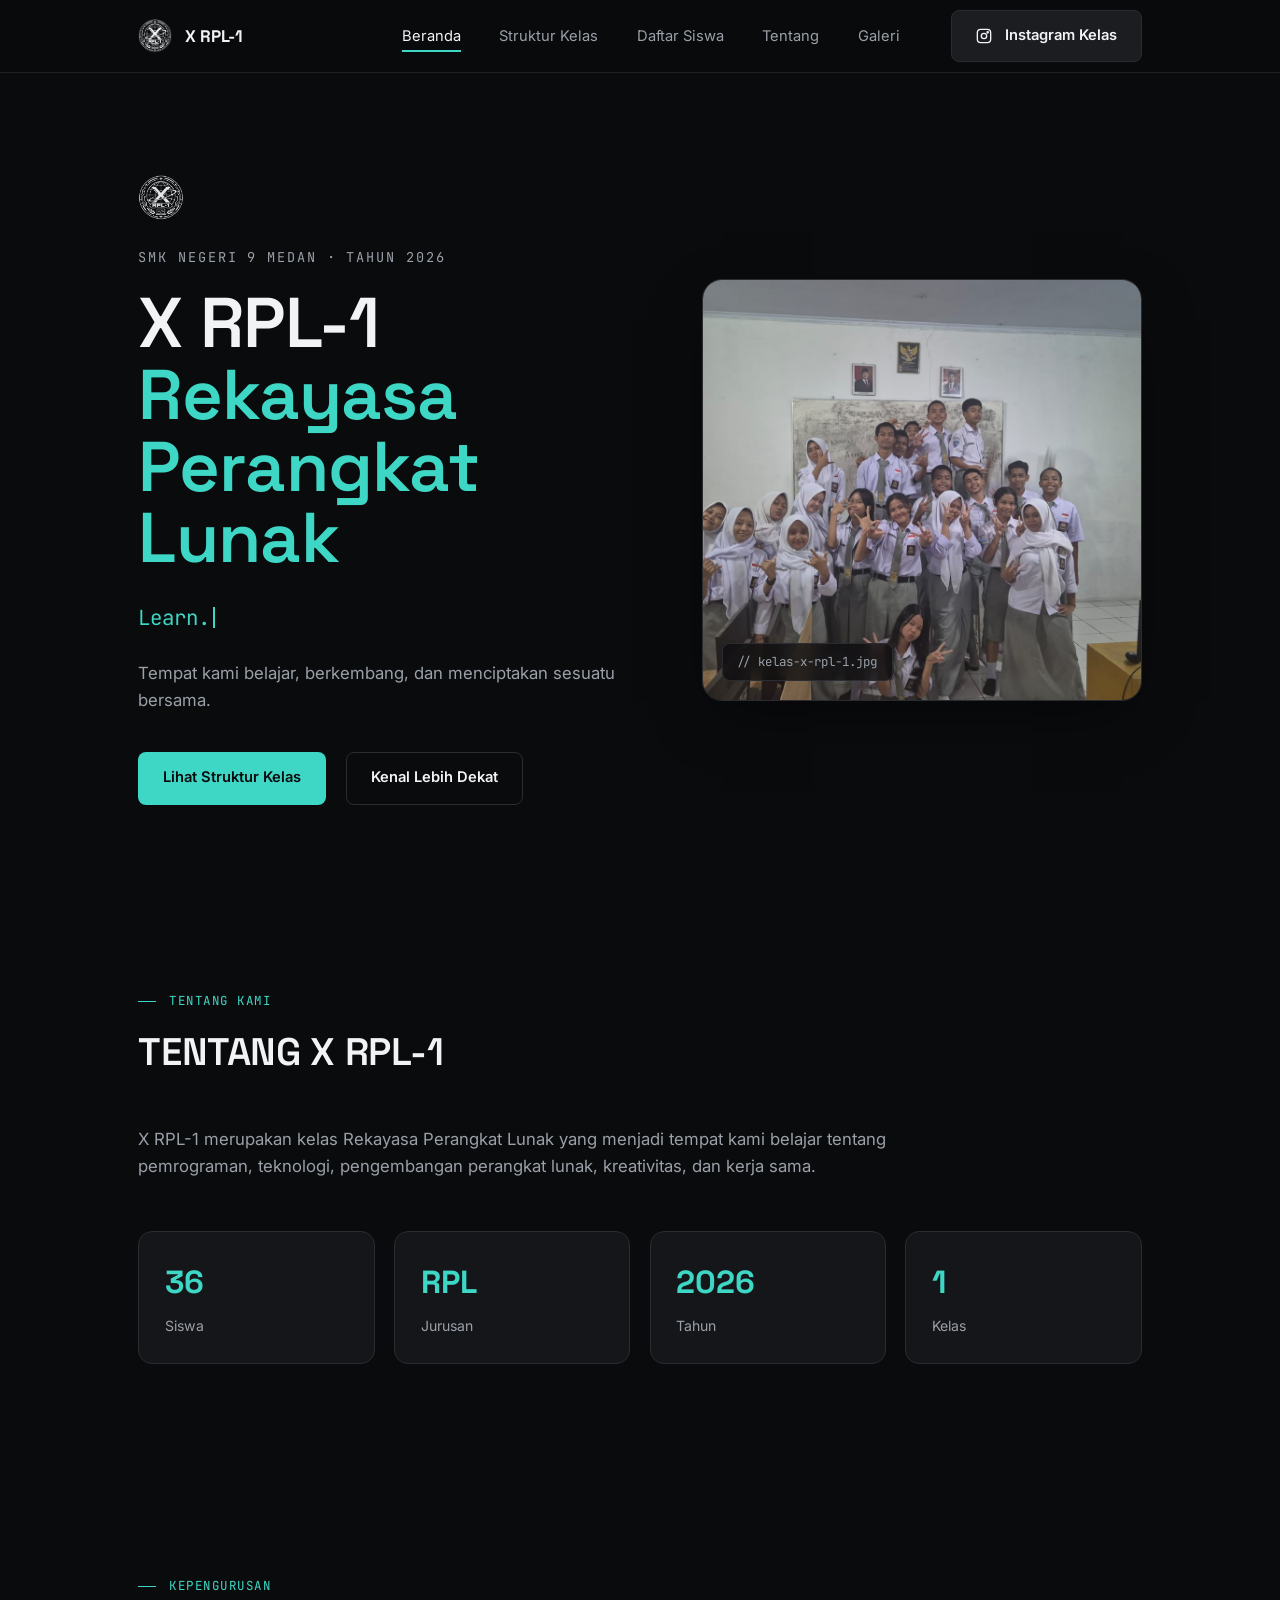
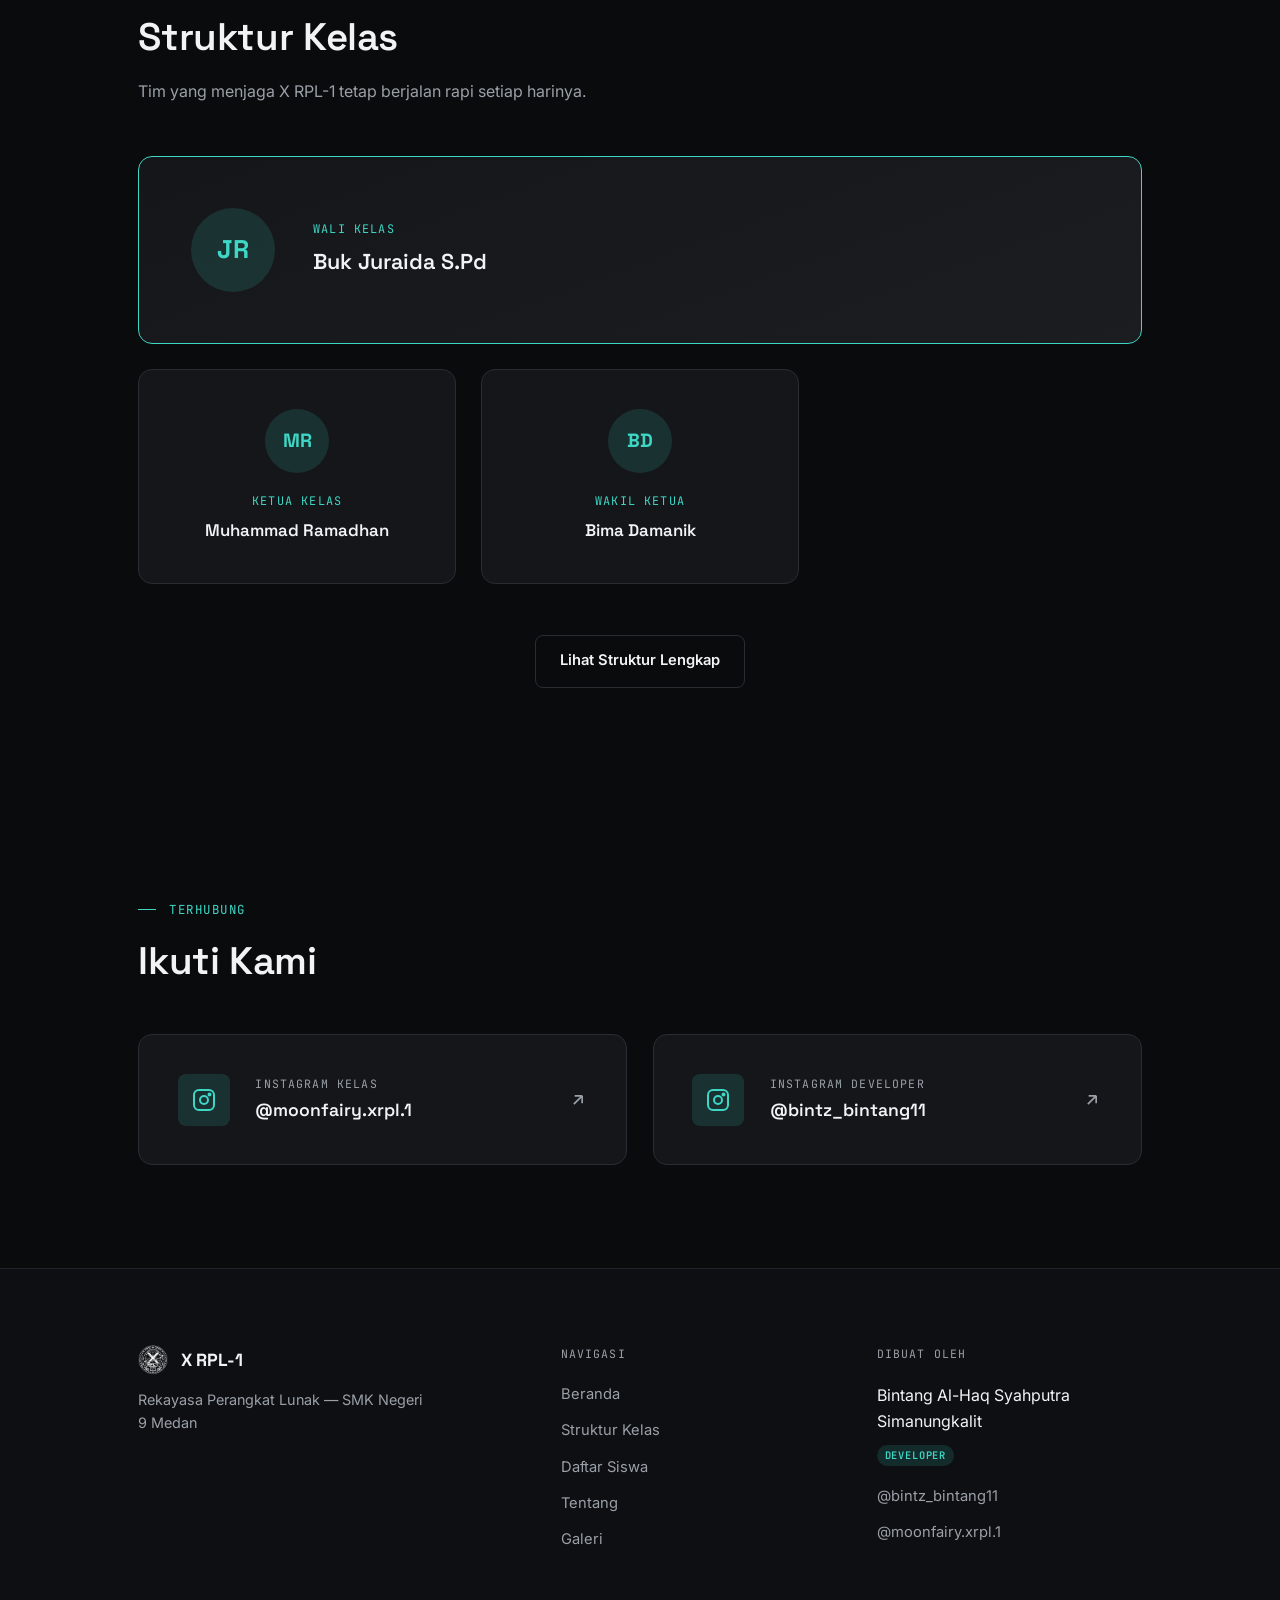
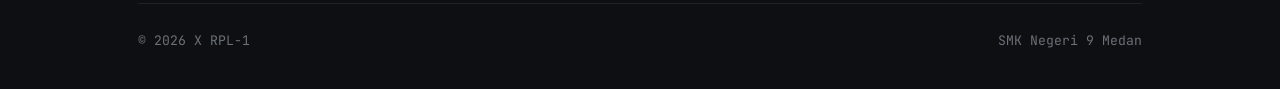
<file: index.html>
<!DOCTYPE html>
<html lang="id">
<head>
  <meta charset="UTF-8" />
  <meta name="viewport" content="width=device-width, initial-scale=1.0" />
  <title>X RPL-1 &mdash; Rekayasa Perangkat Lunak | SMK Negeri 9 Medan</title>
  <meta name="description" content="Website resmi kelas X RPL-1, Rekayasa Perangkat Lunak, SMK Negeri 9 Medan. Tempat kami belajar, berkembang, dan menciptakan sesuatu bersama." />
  <link rel="icon" type="image/png" href="assets/images/logo-rpl1.png" />

  <link rel="preconnect" href="https://fonts.googleapis.com" />
  <link rel="preconnect" href="https://fonts.gstatic.com" crossorigin />
  <link href="https://fonts.googleapis.com/css2?family=Space+Grotesk:wght@500;600;700&family=Inter:wght@400;500;600;700&family=JetBrains+Mono:wght@400;500;600&display=swap" rel="stylesheet" />

  <link rel="stylesheet" href="css/style.css" />
  <link rel="stylesheet" href="css/responsive.css" />
  <link rel="stylesheet" href="css/animations.css" />
</head>
<body>

  <!-- ========== NAVBAR ========== -->
  <header class="navbar">
    <div class="container navbar-inner">
      <a href="index.html" class="navbar-brand">
        <img src="assets/images/logo-rpl1.png" alt="Logo X RPL-1" />
        X RPL-1
      </a>

      <nav class="navbar-menu">
        <ul class="navbar-links">
          <li><a href="index.html" data-nav-link class="active">Beranda</a></li>
          <li><a href="pages/struktur.html" data-nav-link>Struktur Kelas</a></li>
          <li><a href="pages/siswa.html" data-nav-link>Daftar Siswa</a></li>
          <li><a href="pages/tentang.html" data-nav-link>Tentang</a></li>
          <li><a href="pages/galeri.html" data-nav-link>Galeri</a></li>
        </ul>
        <div class="navbar-actions">
          <a class="btn btn-ig" href="https://www.instagram.com/moonfairy.xrpl.1" target="_blank" rel="noopener noreferrer">
            <svg viewBox="0 0 24 24" fill="none" stroke="currentColor" stroke-width="2"><rect x="2" y="2" width="20" height="20" rx="5"/><circle cx="12" cy="12" r="4"/><circle cx="17.5" cy="6.5" r="1"/></svg>
            Instagram Kelas
          </a>
        </div>
      </nav>

      <button class="hamburger" data-hamburger aria-label="Buka menu" aria-expanded="false">
        <span></span><span></span><span></span>
      </button>
    </div>

    <div class="mobile-menu" data-mobile-menu>
      <div class="mobile-menu-inner">
        <a href="index.html">Beranda</a>
        <a href="pages/struktur.html">Struktur Kelas</a>
        <a href="pages/siswa.html">Daftar Siswa</a>
        <a href="pages/tentang.html">Tentang</a>
        <a href="pages/galeri.html">Galeri</a>
        <a class="btn btn-primary" href="https://www.instagram.com/moonfairy.xrpl.1" target="_blank" rel="noopener noreferrer">Instagram Kelas</a>
      </div>
    </div>
  </header>

  <main>
    <!-- ========== HERO ========== -->
    <section class="hero">
      <div class="container hero-grid">
        <div class="hero-copy">
          <img src="assets/images/logo-rpl1.png" alt="Logo X RPL-1" class="hero-logo" />
          <div class="hero-kicker">SMK Negeri 9 Medan &middot; Tahun 2026</div>
          <h1 class="hero-title">X RPL-1<br /><span class="accent">Rekayasa Perangkat Lunak</span></h1>

          <div class="hero-typing" data-typing>
            <span class="typing-text"></span><span class="cursor"></span>
          </div>

          <p class="hero-desc">Tempat kami belajar, berkembang, dan menciptakan sesuatu bersama.</p>

          <div class="hero-actions">
            <a href="#struktur-preview" class="btn btn-primary">Lihat Struktur Kelas</a>
            <a href="pages/tentang.html" class="btn btn-outline">Kenal Lebih Dekat</a>
          </div>
        </div>

        <div class="hero-media">
          <div class="hero-photo-frame">
            <img src="assets/images/foto-kelas.jpg" alt="Foto kelas X RPL-1" />
            <span class="hero-photo-tag">// kelas-x-rpl-1.jpg</span>
          </div>
        </div>
      </div>
    </section>

    <!-- ========== ABOUT ========== -->
    <section class="section" id="tentang-preview">
      <div class="container">
        <div class="section-head reveal">
          <div class="eyebrow">Tentang Kami</div>
          <h2 class="section-title">TENTANG X RPL-1</h2>
        </div>

        <p class="about-text reveal">X RPL-1 merupakan kelas Rekayasa Perangkat Lunak yang menjadi tempat kami belajar tentang pemrograman, teknologi, pengembangan perangkat lunak, kreativitas, dan kerja sama.</p>

        <div class="stats-grid">
          <div class="stat-card reveal reveal-delay-1">
            <div class="stat-number">36</div>
            <div class="stat-label">Siswa</div>
          </div>
          <div class="stat-card reveal reveal-delay-2">
            <div class="stat-number">RPL</div>
            <div class="stat-label">Jurusan</div>
          </div>
          <div class="stat-card reveal reveal-delay-3">
            <div class="stat-number">2026</div>
            <div class="stat-label">Tahun</div>
          </div>
          <div class="stat-card reveal reveal-delay-4">
            <div class="stat-number">1</div>
            <div class="stat-label">Kelas</div>
          </div>
        </div>
      </div>
    </section>

    <!-- ========== STRUKTUR PREVIEW ========== -->
    <section class="section" id="struktur-preview">
      <div class="container">
        <div class="section-head reveal">
          <div class="eyebrow">Kepengurusan</div>
          <h2 class="section-title">Struktur Kelas</h2>
          <p class="section-desc">Tim yang menjaga X RPL-1 tetap berjalan rapi setiap harinya.</p>
        </div>

        <div class="struktur-grid">
          <div class="card struktur-card is-wali reveal">
            <div class="avatar">JR</div>
            <div>
              <div class="struktur-role">Wali Kelas</div>
              <div class="struktur-name">Buk Juraida S.Pd</div>
            </div>
          </div>

          <div class="card struktur-card reveal reveal-delay-1">
            <div class="avatar">MR</div>
            <div class="struktur-role">Ketua Kelas</div>
            <div class="struktur-name">Muhammad Ramadhan</div>
          </div>

          <div class="card struktur-card reveal reveal-delay-2">
            <div class="avatar">BD</div>
            <div class="struktur-role">Wakil Ketua</div>
            <div class="struktur-name">Bima Damanik</div>
          </div>
        </div>

        <div style="text-align:center; margin-top: var(--sp-6);" class="reveal">
          <a href="pages/struktur.html" class="btn btn-outline">Lihat Struktur Lengkap</a>
        </div>
      </div>
    </section>

    <!-- ========== SOCIAL ========== -->
    <section class="section">
      <div class="container">
        <div class="section-head reveal">
          <div class="eyebrow">Terhubung</div>
          <h2 class="section-title">Ikuti Kami</h2>
        </div>

        <div class="social-grid">
          <a class="card social-card reveal" href="https://www.instagram.com/moonfairy.xrpl.1" target="_blank" rel="noopener noreferrer">
            <div class="social-icon">
              <svg viewBox="0 0 24 24" fill="none" stroke="currentColor" stroke-width="2"><rect x="2" y="2" width="20" height="20" rx="5"/><circle cx="12" cy="12" r="4"/><circle cx="17.5" cy="6.5" r="1"/></svg>
            </div>
            <div>
              <div class="social-label">Instagram Kelas</div>
              <div class="social-handle">@moonfairy.xrpl.1</div>
            </div>
            <svg class="social-arrow" width="20" height="20" viewBox="0 0 24 24" fill="none" stroke="currentColor" stroke-width="2"><path d="M7 17L17 7M17 7H8M17 7V16"/></svg>
          </a>

          <a class="card social-card reveal reveal-delay-1" href="https://instagram.com/bintz_bintang11" target="_blank" rel="noopener noreferrer">
            <div class="social-icon">
              <svg viewBox="0 0 24 24" fill="none" stroke="currentColor" stroke-width="2"><rect x="2" y="2" width="20" height="20" rx="5"/><circle cx="12" cy="12" r="4"/><circle cx="17.5" cy="6.5" r="1"/></svg>
            </div>
            <div>
              <div class="social-label">Instagram Developer</div>
              <div class="social-handle">@bintz_bintang11</div>
            </div>
            <svg class="social-arrow" width="20" height="20" viewBox="0 0 24 24" fill="none" stroke="currentColor" stroke-width="2"><path d="M7 17L17 7M17 7H8M17 7V16"/></svg>
          </a>
        </div>
      </div>
    </section>
  </main>

  <!-- ========== FOOTER ========== -->
  <footer class="footer">
    <div class="container">
      <div class="footer-grid">
        <div>
          <div class="footer-brand">
            <img src="assets/images/logo-rpl1.png" alt="Logo X RPL-1" />
            X RPL-1
          </div>
          <p class="footer-desc">Rekayasa Perangkat Lunak &mdash; SMK Negeri 9 Medan</p>
        </div>

        <div>
          <div class="footer-heading">Navigasi</div>
          <div class="footer-links">
            <a href="index.html">Beranda</a>
            <a href="pages/struktur.html">Struktur Kelas</a>
            <a href="pages/siswa.html">Daftar Siswa</a>
            <a href="pages/tentang.html">Tentang</a>
            <a href="pages/galeri.html">Galeri</a>
          </div>
        </div>

        <div>
          <div class="footer-heading">Dibuat Oleh</div>
          <div class="footer-dev">
            <span>Bintang Al-Haq Syahputra Simanungkalit</span>
            <span class="dev-badge">DEVELOPER</span>
          </div>
          <div class="footer-links" style="margin-top: var(--sp-3);">
            <a href="https://instagram.com/bintz_bintang11" target="_blank" rel="noopener noreferrer">@bintz_bintang11</a>
            <a href="https://www.instagram.com/moonfairy.xrpl.1" target="_blank" rel="noopener noreferrer">@moonfairy.xrpl.1</a>
          </div>
        </div>
      </div>

      <div class="footer-bottom">
        <span>&copy; 2026 X RPL-1</span>
        <span>SMK Negeri 9 Medan</span>
      </div>
    </div>
  </footer>

  <script src="js/main.js"></script>
  <script src="js/navbar.js"></script>
  <script src="js/typing.js"></script>
  <script src="js/animation.js"></script>
</body>
</html>
</file>
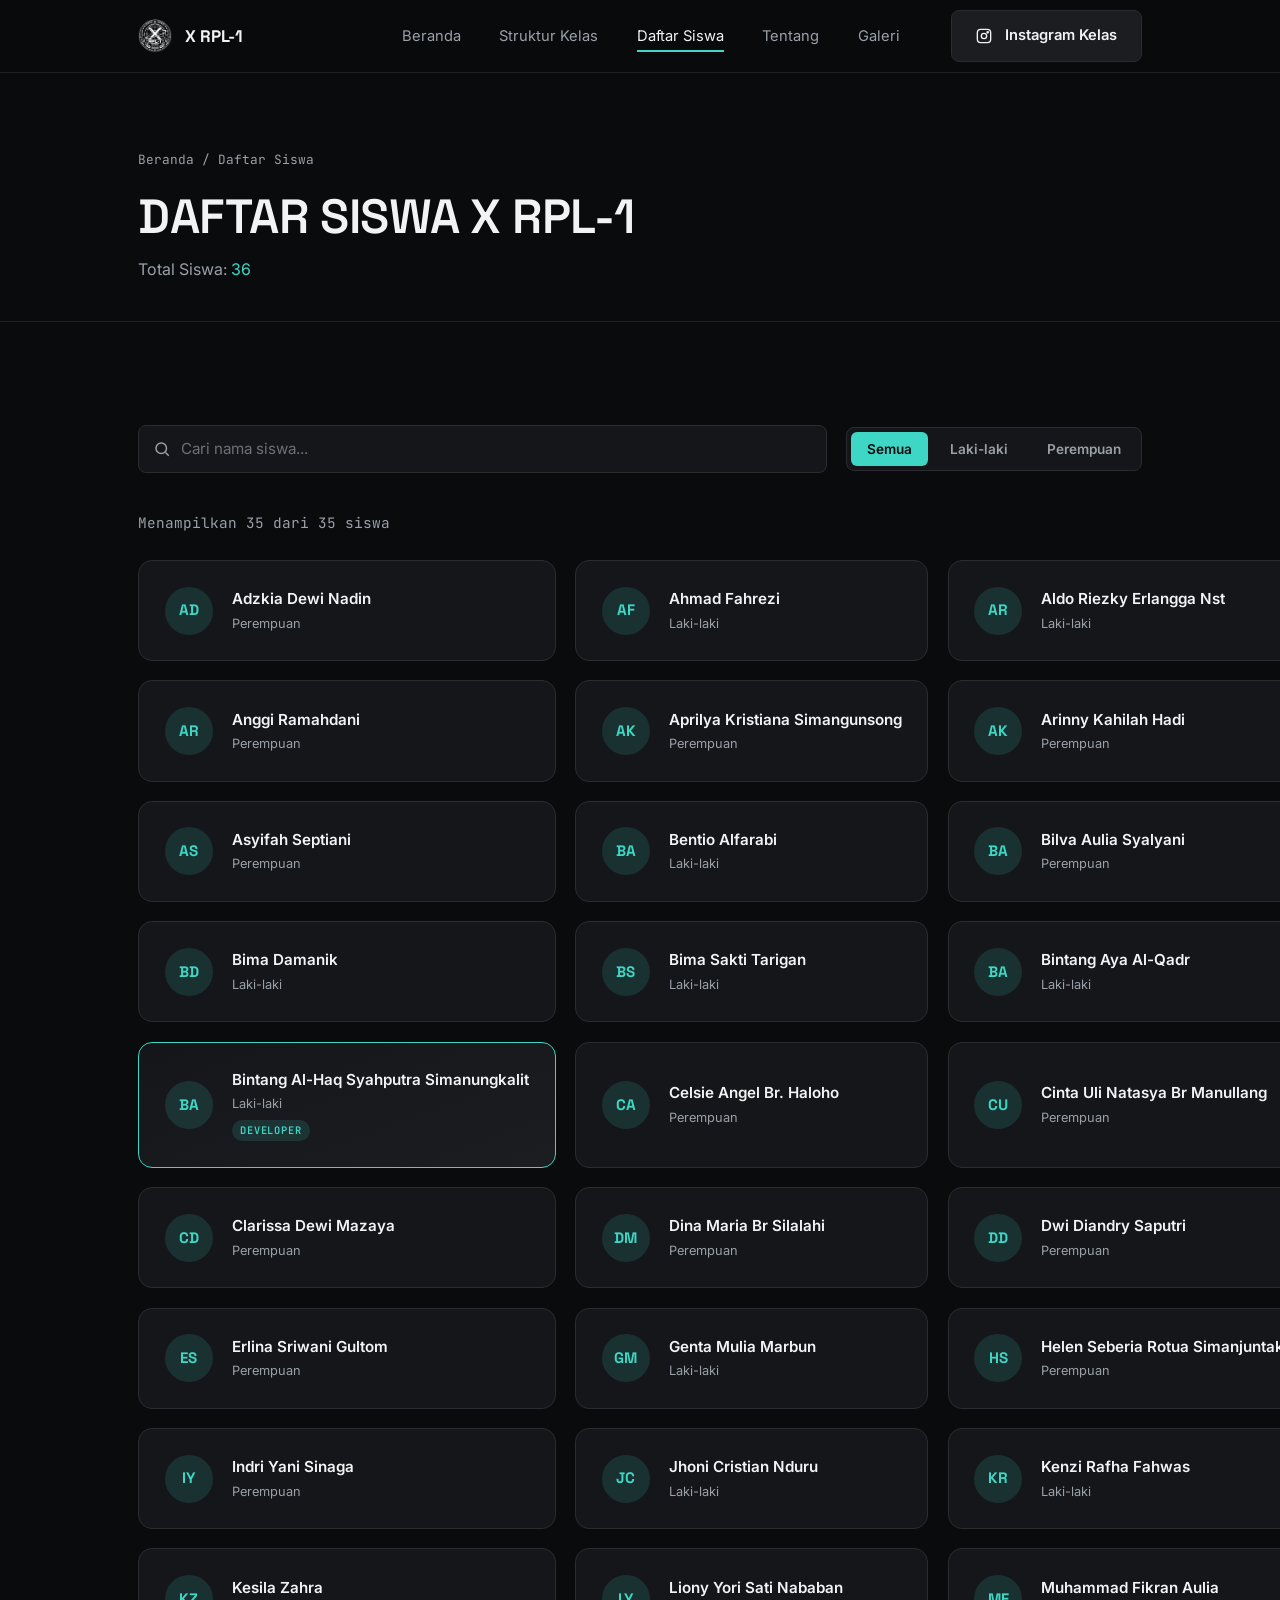
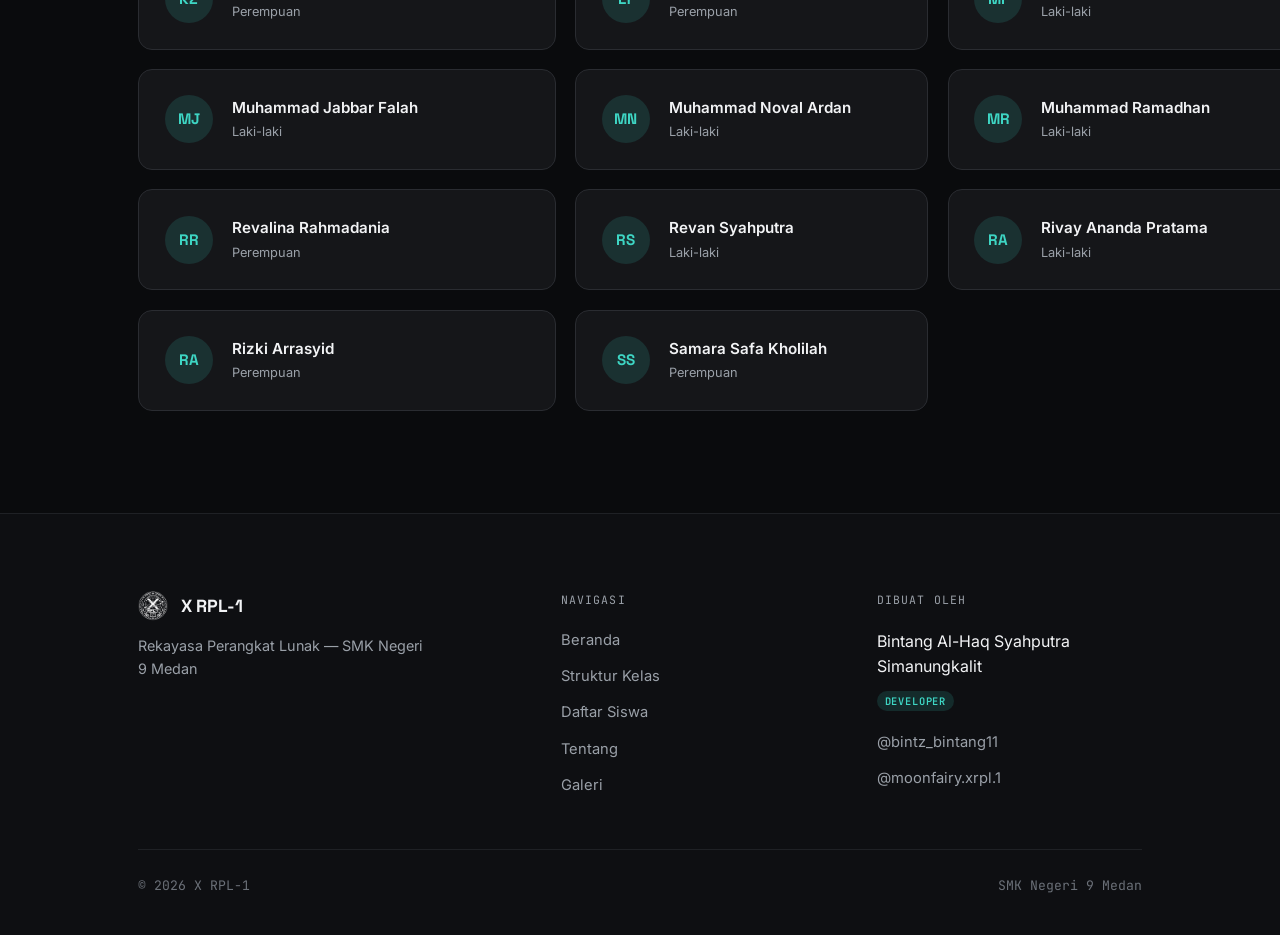
<file: pages/siswa.html>
<!DOCTYPE html>
<html lang="id">
<head>
  <meta charset="UTF-8" />
  <meta name="viewport" content="width=device-width, initial-scale=1.0" />
  <title>Daftar Siswa | X RPL-1</title>
  <meta name="description" content="Daftar seluruh 36 siswa kelas X RPL-1, SMK Negeri 9 Medan." />
  <link rel="icon" type="image/png" href="../assets/images/logo-rpl1.png" />

  <link rel="preconnect" href="https://fonts.googleapis.com" />
  <link rel="preconnect" href="https://fonts.gstatic.com" crossorigin />
  <link href="https://fonts.googleapis.com/css2?family=Space+Grotesk:wght@500;600;700&family=Inter:wght@400;500;600;700&family=JetBrains+Mono:wght@400;500;600&display=swap" rel="stylesheet" />

  <link rel="stylesheet" href="../css/style.css" />
  <link rel="stylesheet" href="../css/responsive.css" />
  <link rel="stylesheet" href="../css/animations.css" />
</head>
<body>

  <header class="navbar">
    <div class="container navbar-inner">
      <a href="../index.html" class="navbar-brand">
        <img src="../assets/images/logo-rpl1.png" alt="Logo X RPL-1" />
        X RPL-1
      </a>

      <nav class="navbar-menu">
        <ul class="navbar-links">
          <li><a href="../index.html" data-nav-link>Beranda</a></li>
          <li><a href="struktur.html" data-nav-link>Struktur Kelas</a></li>
          <li><a href="siswa.html" data-nav-link class="active">Daftar Siswa</a></li>
          <li><a href="tentang.html" data-nav-link>Tentang</a></li>
          <li><a href="galeri.html" data-nav-link>Galeri</a></li>
        </ul>
        <div class="navbar-actions">
          <a class="btn btn-ig" href="https://www.instagram.com/moonfairy.xrpl.1" target="_blank" rel="noopener noreferrer">
            <svg viewBox="0 0 24 24" fill="none" stroke="currentColor" stroke-width="2"><rect x="2" y="2" width="20" height="20" rx="5"/><circle cx="12" cy="12" r="4"/><circle cx="17.5" cy="6.5" r="1"/></svg>
            Instagram Kelas
          </a>
        </div>
      </nav>

      <button class="hamburger" data-hamburger aria-label="Buka menu" aria-expanded="false">
        <span></span><span></span><span></span>
      </button>
    </div>

    <div class="mobile-menu" data-mobile-menu>
      <div class="mobile-menu-inner">
        <a href="../index.html">Beranda</a>
        <a href="struktur.html">Struktur Kelas</a>
        <a href="siswa.html">Daftar Siswa</a>
        <a href="tentang.html">Tentang</a>
        <a href="galeri.html">Galeri</a>
        <a class="btn btn-primary" href="https://www.instagram.com/moonfairy.xrpl.1" target="_blank" rel="noopener noreferrer">Instagram Kelas</a>
      </div>
    </div>
  </header>

  <main>
    <section class="page-header">
      <div class="container">
        <div class="breadcrumb"><a href="../index.html">Beranda</a> / Daftar Siswa</div>
        <h1 class="page-title">DAFTAR SISWA X RPL-1</h1>
        <p class="page-desc">Total Siswa: <span class="text-accent">36</span></p>
      </div>
    </section>

    <section class="section">
      <div class="container">
        <div class="siswa-toolbar">
          <div class="search-box">
            <svg viewBox="0 0 24 24" fill="none" stroke="currentColor" stroke-width="2"><circle cx="11" cy="11" r="7"/><path d="M21 21l-4.3-4.3"/></svg>
            <input type="text" data-siswa-search placeholder="Cari nama siswa..." aria-label="Cari nama siswa" />
          </div>

          <div class="filter-group" role="group" aria-label="Filter jenis kelamin">
            <button class="filter-btn is-active" data-siswa-filter="all">Semua</button>
            <button class="filter-btn" data-siswa-filter="L">Laki-laki</button>
            <button class="filter-btn" data-siswa-filter="P">Perempuan</button>
          </div>
        </div>

        <p class="siswa-meta" data-siswa-count>Menampilkan 36 dari 36 siswa</p>

        <div class="siswa-grid" data-siswa-grid></div>

        <p class="no-results" data-siswa-empty>Tidak ada siswa dengan nama tersebut.</p>
      </div>
    </section>
  </main>

  <footer class="footer">
    <div class="container">
      <div class="footer-grid">
        <div>
          <div class="footer-brand">
            <img src="../assets/images/logo-rpl1.png" alt="Logo X RPL-1" />
            X RPL-1
          </div>
          <p class="footer-desc">Rekayasa Perangkat Lunak &mdash; SMK Negeri 9 Medan</p>
        </div>

        <div>
          <div class="footer-heading">Navigasi</div>
          <div class="footer-links">
            <a href="../index.html">Beranda</a>
            <a href="struktur.html">Struktur Kelas</a>
            <a href="siswa.html">Daftar Siswa</a>
            <a href="tentang.html">Tentang</a>
            <a href="galeri.html">Galeri</a>
          </div>
        </div>

        <div>
          <div class="footer-heading">Dibuat Oleh</div>
          <div class="footer-dev">
            <span>Bintang Al-Haq Syahputra Simanungkalit</span>
            <span class="dev-badge">DEVELOPER</span>
          </div>
          <div class="footer-links" style="margin-top: var(--sp-3);">
            <a href="https://instagram.com/bintz_bintang11" target="_blank" rel="noopener noreferrer">@bintz_bintang11</a>
            <a href="https://www.instagram.com/moonfairy.xrpl.1" target="_blank" rel="noopener noreferrer">@moonfairy.xrpl.1</a>
          </div>
        </div>
      </div>

      <div class="footer-bottom">
        <span>&copy; 2026 X RPL-1</span>
        <span>SMK Negeri 9 Medan</span>
      </div>
    </div>
  </footer>

  <script src="../js/main.js"></script>
  <script src="../js/navbar.js"></script>
  <script src="../js/animation.js"></script>
  <script src="../js/siswa.js"></script>
</body>
</html>
</file>
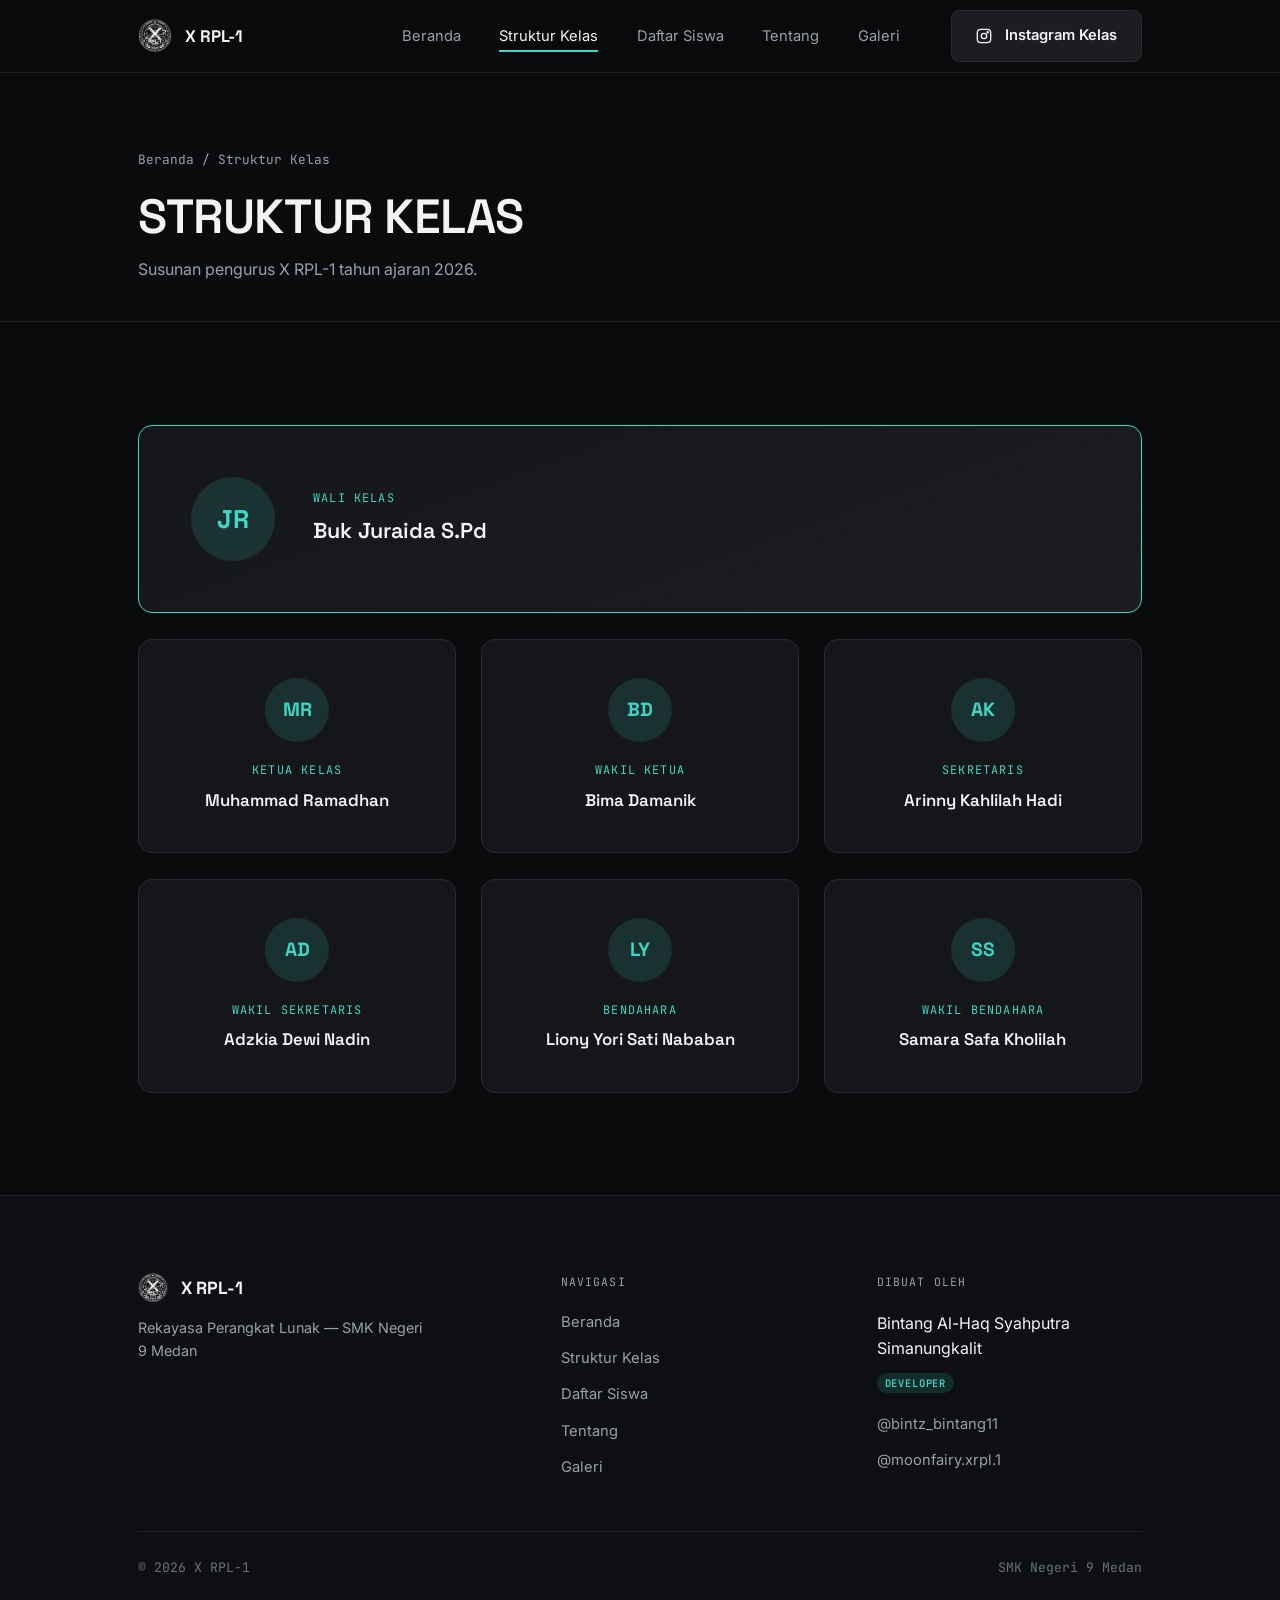
<file: pages/struktur.html>
<!DOCTYPE html>
<html lang="id">
<head>
  <meta charset="UTF-8" />
  <meta name="viewport" content="width=device-width, initial-scale=1.0" />
  <title>Struktur Kelas | X RPL-1</title>
  <meta name="description" content="Struktur organisasi kelas X RPL-1, SMK Negeri 9 Medan tahun 2026." />
  <link rel="icon" type="image/png" href="../assets/images/logo-rpl1.png" />

  <link rel="preconnect" href="https://fonts.googleapis.com" />
  <link rel="preconnect" href="https://fonts.gstatic.com" crossorigin />
  <link href="https://fonts.googleapis.com/css2?family=Space+Grotesk:wght@500;600;700&family=Inter:wght@400;500;600;700&family=JetBrains+Mono:wght@400;500;600&display=swap" rel="stylesheet" />

  <link rel="stylesheet" href="../css/style.css" />
  <link rel="stylesheet" href="../css/responsive.css" />
  <link rel="stylesheet" href="../css/animations.css" />
</head>
<body>

  <header class="navbar">
    <div class="container navbar-inner">
      <a href="../index.html" class="navbar-brand">
        <img src="../assets/images/logo-rpl1.png" alt="Logo X RPL-1" />
        X RPL-1
      </a>

      <nav class="navbar-menu">
        <ul class="navbar-links">
          <li><a href="../index.html" data-nav-link>Beranda</a></li>
          <li><a href="struktur.html" data-nav-link class="active">Struktur Kelas</a></li>
          <li><a href="siswa.html" data-nav-link>Daftar Siswa</a></li>
          <li><a href="tentang.html" data-nav-link>Tentang</a></li>
          <li><a href="galeri.html" data-nav-link>Galeri</a></li>
        </ul>
        <div class="navbar-actions">
          <a class="btn btn-ig" href="https://www.instagram.com/moonfairy.xrpl.1" target="_blank" rel="noopener noreferrer">
            <svg viewBox="0 0 24 24" fill="none" stroke="currentColor" stroke-width="2"><rect x="2" y="2" width="20" height="20" rx="5"/><circle cx="12" cy="12" r="4"/><circle cx="17.5" cy="6.5" r="1"/></svg>
            Instagram Kelas
          </a>
        </div>
      </nav>

      <button class="hamburger" data-hamburger aria-label="Buka menu" aria-expanded="false">
        <span></span><span></span><span></span>
      </button>
    </div>

    <div class="mobile-menu" data-mobile-menu>
      <div class="mobile-menu-inner">
        <a href="../index.html">Beranda</a>
        <a href="struktur.html">Struktur Kelas</a>
        <a href="siswa.html">Daftar Siswa</a>
        <a href="tentang.html">Tentang</a>
        <a href="galeri.html">Galeri</a>
        <a class="btn btn-primary" href="https://www.instagram.com/moonfairy.xrpl.1" target="_blank" rel="noopener noreferrer">Instagram Kelas</a>
      </div>
    </div>
  </header>

  <main>
    <section class="page-header">
      <div class="container">
        <div class="breadcrumb"><a href="../index.html">Beranda</a> / Struktur Kelas</div>
        <h1 class="page-title">STRUKTUR KELAS</h1>
        <p class="page-desc">Susunan pengurus X RPL-1 tahun ajaran 2026.</p>
      </div>
    </section>

    <section class="section">
      <div class="container">
        <div class="struktur-grid">
          <div class="card struktur-card is-wali reveal">
            <div class="avatar">JR</div>
            <div>
              <div class="struktur-role">Wali Kelas</div>
              <div class="struktur-name">Buk Juraida S.Pd</div>
            </div>
          </div>

          <div class="card struktur-card reveal reveal-delay-1">
            <div class="avatar">MR</div>
            <div class="struktur-role">Ketua Kelas</div>
            <div class="struktur-name">Muhammad Ramadhan</div>
          </div>

          <div class="card struktur-card reveal reveal-delay-2">
            <div class="avatar">BD</div>
            <div class="struktur-role">Wakil Ketua</div>
            <div class="struktur-name">Bima Damanik</div>
          </div>

          <div class="card struktur-card reveal reveal-delay-3">
            <div class="avatar">AK</div>
            <div class="struktur-role">Sekretaris</div>
            <div class="struktur-name">Arinny Kahlilah Hadi</div>
          </div>

          <div class="card struktur-card reveal reveal-delay-4">
            <div class="avatar">AD</div>
            <div class="struktur-role">Wakil Sekretaris</div>
            <div class="struktur-name">Adzkia Dewi Nadin</div>
          </div>

          <div class="card struktur-card reveal">
            <div class="avatar">LY</div>
            <div class="struktur-role">Bendahara</div>
            <div class="struktur-name">Liony Yori Sati Nababan</div>
          </div>

          <div class="card struktur-card reveal reveal-delay-1">
            <div class="avatar">SS</div>
            <div class="struktur-role">Wakil Bendahara</div>
            <div class="struktur-name">Samara Safa Kholilah</div>
          </div>
        </div>
      </div>
    </section>
  </main>

  <footer class="footer">
    <div class="container">
      <div class="footer-grid">
        <div>
          <div class="footer-brand">
            <img src="../assets/images/logo-rpl1.png" alt="Logo X RPL-1" />
            X RPL-1
          </div>
          <p class="footer-desc">Rekayasa Perangkat Lunak &mdash; SMK Negeri 9 Medan</p>
        </div>

        <div>
          <div class="footer-heading">Navigasi</div>
          <div class="footer-links">
            <a href="../index.html">Beranda</a>
            <a href="struktur.html">Struktur Kelas</a>
            <a href="siswa.html">Daftar Siswa</a>
            <a href="tentang.html">Tentang</a>
            <a href="galeri.html">Galeri</a>
          </div>
        </div>

        <div>
          <div class="footer-heading">Dibuat Oleh</div>
          <div class="footer-dev">
            <span>Bintang Al-Haq Syahputra Simanungkalit</span>
            <span class="dev-badge">DEVELOPER</span>
          </div>
          <div class="footer-links" style="margin-top: var(--sp-3);">
            <a href="https://instagram.com/bintz_bintang11" target="_blank" rel="noopener noreferrer">@bintz_bintang11</a>
            <a href="https://www.instagram.com/moonfairy.xrpl.1" target="_blank" rel="noopener noreferrer">@moonfairy.xrpl.1</a>
          </div>
        </div>
      </div>

      <div class="footer-bottom">
        <span>&copy; 2026 X RPL-1</span>
        <span>SMK Negeri 9 Medan</span>
      </div>
    </div>
  </footer>

  <script src="../js/main.js"></script>
  <script src="../js/navbar.js"></script>
  <script src="../js/animation.js"></script>
</body>
</html>
</file>
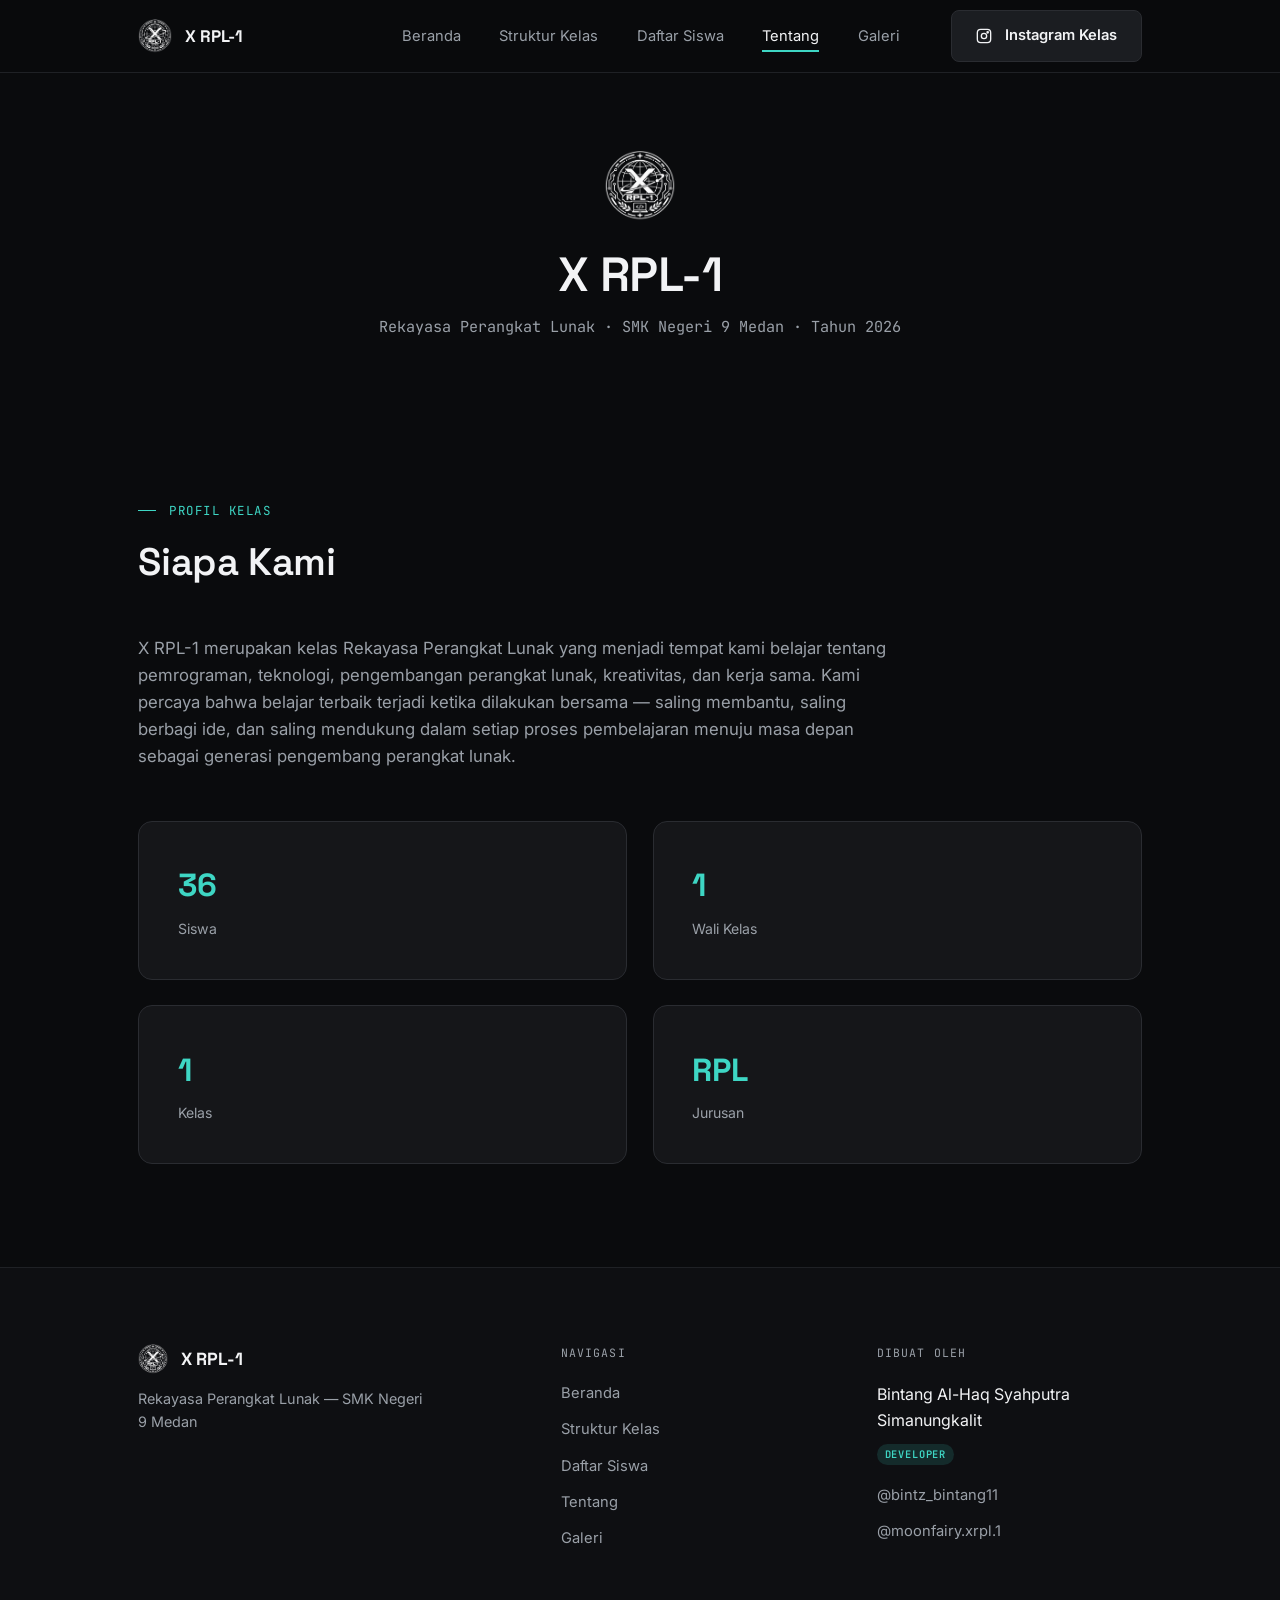
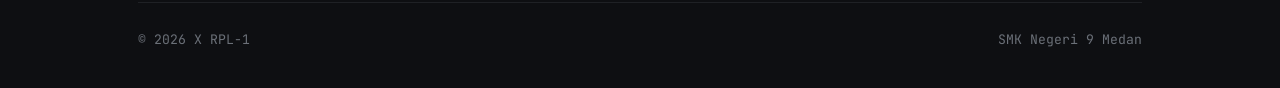
<file: pages/tentang.html>
<!DOCTYPE html>
<html lang="id">
<head>
  <meta charset="UTF-8" />
  <meta name="viewport" content="width=device-width, initial-scale=1.0" />
  <title>Tentang | X RPL-1</title>
  <meta name="description" content="Tentang kelas X RPL-1, Rekayasa Perangkat Lunak, SMK Negeri 9 Medan, tahun 2026." />
  <link rel="icon" type="image/png" href="../assets/images/logo-rpl1.png" />

  <link rel="preconnect" href="https://fonts.googleapis.com" />
  <link rel="preconnect" href="https://fonts.gstatic.com" crossorigin />
  <link href="https://fonts.googleapis.com/css2?family=Space+Grotesk:wght@500;600;700&family=Inter:wght@400;500;600;700&family=JetBrains+Mono:wght@400;500;600&display=swap" rel="stylesheet" />

  <link rel="stylesheet" href="../css/style.css" />
  <link rel="stylesheet" href="../css/responsive.css" />
  <link rel="stylesheet" href="../css/animations.css" />
</head>
<body>

  <header class="navbar">
    <div class="container navbar-inner">
      <a href="../index.html" class="navbar-brand">
        <img src="../assets/images/logo-rpl1.png" alt="Logo X RPL-1" />
        X RPL-1
      </a>

      <nav class="navbar-menu">
        <ul class="navbar-links">
          <li><a href="../index.html" data-nav-link>Beranda</a></li>
          <li><a href="struktur.html" data-nav-link>Struktur Kelas</a></li>
          <li><a href="siswa.html" data-nav-link>Daftar Siswa</a></li>
          <li><a href="tentang.html" data-nav-link class="active">Tentang</a></li>
          <li><a href="galeri.html" data-nav-link>Galeri</a></li>
        </ul>
        <div class="navbar-actions">
          <a class="btn btn-ig" href="https://www.instagram.com/moonfairy.xrpl.1" target="_blank" rel="noopener noreferrer">
            <svg viewBox="0 0 24 24" fill="none" stroke="currentColor" stroke-width="2"><rect x="2" y="2" width="20" height="20" rx="5"/><circle cx="12" cy="12" r="4"/><circle cx="17.5" cy="6.5" r="1"/></svg>
            Instagram Kelas
          </a>
        </div>
      </nav>

      <button class="hamburger" data-hamburger aria-label="Buka menu" aria-expanded="false">
        <span></span><span></span><span></span>
      </button>
    </div>

    <div class="mobile-menu" data-mobile-menu>
      <div class="mobile-menu-inner">
        <a href="../index.html">Beranda</a>
        <a href="struktur.html">Struktur Kelas</a>
        <a href="siswa.html">Daftar Siswa</a>
        <a href="tentang.html">Tentang</a>
        <a href="galeri.html">Galeri</a>
        <a class="btn btn-primary" href="https://www.instagram.com/moonfairy.xrpl.1" target="_blank" rel="noopener noreferrer">Instagram Kelas</a>
      </div>
    </div>
  </header>

  <main>
    <section class="tentang-hero">
      <div class="container">
        <img src="../assets/images/logo-rpl1.png" alt="Logo X RPL-1" />
        <h1>X RPL-1</h1>
        <p>Rekayasa Perangkat Lunak &middot; SMK Negeri 9 Medan &middot; Tahun 2026</p>
      </div>
    </section>

    <section class="section">
      <div class="container">
        <div class="section-head reveal">
          <div class="eyebrow">Profil Kelas</div>
          <h2 class="section-title">Siapa Kami</h2>
        </div>

        <p class="about-text reveal">X RPL-1 merupakan kelas Rekayasa Perangkat Lunak yang menjadi tempat kami belajar tentang pemrograman, teknologi, pengembangan perangkat lunak, kreativitas, dan kerja sama. Kami percaya bahwa belajar terbaik terjadi ketika dilakukan bersama &mdash; saling membantu, saling berbagi ide, dan saling mendukung dalam setiap proses pembelajaran menuju masa depan sebagai generasi pengembang perangkat lunak.</p>

        <div class="info-grid">
          <div class="card reveal">
            <div class="stat-number">36</div>
            <div class="stat-label">Siswa</div>
          </div>
          <div class="card reveal reveal-delay-1">
            <div class="stat-number">1</div>
            <div class="stat-label">Wali Kelas</div>
          </div>
          <div class="card reveal reveal-delay-2">
            <div class="stat-number">1</div>
            <div class="stat-label">Kelas</div>
          </div>
          <div class="card reveal reveal-delay-3">
            <div class="stat-number">RPL</div>
            <div class="stat-label">Jurusan</div>
          </div>
        </div>
      </div>
    </section>
  </main>

  <footer class="footer">
    <div class="container">
      <div class="footer-grid">
        <div>
          <div class="footer-brand">
            <img src="../assets/images/logo-rpl1.png" alt="Logo X RPL-1" />
            X RPL-1
          </div>
          <p class="footer-desc">Rekayasa Perangkat Lunak &mdash; SMK Negeri 9 Medan</p>
        </div>

        <div>
          <div class="footer-heading">Navigasi</div>
          <div class="footer-links">
            <a href="../index.html">Beranda</a>
            <a href="struktur.html">Struktur Kelas</a>
            <a href="siswa.html">Daftar Siswa</a>
            <a href="tentang.html">Tentang</a>
            <a href="galeri.html">Galeri</a>
          </div>
        </div>

        <div>
          <div class="footer-heading">Dibuat Oleh</div>
          <div class="footer-dev">
            <span>Bintang Al-Haq Syahputra Simanungkalit</span>
            <span class="dev-badge">DEVELOPER</span>
          </div>
          <div class="footer-links" style="margin-top: var(--sp-3);">
            <a href="https://instagram.com/bintz_bintang11" target="_blank" rel="noopener noreferrer">@bintz_bintang11</a>
            <a href="https://www.instagram.com/moonfairy.xrpl.1" target="_blank" rel="noopener noreferrer">@moonfairy.xrpl.1</a>
          </div>
        </div>
      </div>

      <div class="footer-bottom">
        <span>&copy; 2026 X RPL-1</span>
        <span>SMK Negeri 9 Medan</span>
      </div>
    </div>
  </footer>

  <script src="../js/main.js"></script>
  <script src="../js/navbar.js"></script>
  <script src="../js/animation.js"></script>
</body>
</html>
</file>
<file: css/style.css>
/* =========================================================
   X RPL-1 — style.css
   Base design system: tokens, typography, layout, components
   ========================================================= */

:root {
  /* Color tokens */
  --bg: #0a0b0d;
  --bg-alt: #0e0f12;
  --surface: #151619;
  --surface-2: #1b1d21;
  --text: #f2f3f5;
  --muted: #9aa0a8;
  --muted-2: #6b7078;
  --border: #2a2c31;
  --border-soft: #1f2125;
  --accent: #3ed6c4;
  --accent-dim: rgba(62, 214, 196, 0.14);
  --accent-text: #0a0b0d;

  /* Typography */
  --font-display: "Space Grotesk", "Segoe UI", sans-serif;
  --font-body: "Inter", "Segoe UI", sans-serif;
  --font-mono: "JetBrains Mono", "Courier New", monospace;

  /* Spacing scale */
  --sp-1: 0.4rem;
  --sp-2: 0.8rem;
  --sp-3: 1.2rem;
  --sp-4: 1.6rem;
  --sp-5: 2.4rem;
  --sp-6: 3.2rem;
  --sp-7: 4.8rem;
  --sp-8: 6.4rem;
  --sp-9: 9.6rem;

  /* Layout */
  --container: 1180px;
  --radius-sm: 8px;
  --radius-md: 14px;
  --radius-lg: 20px;

  /* Motion */
  --ease: cubic-bezier(0.4, 0, 0.2, 1);
  --t-fast: 0.2s;
  --t-med: 0.32s;
}

/* ---------- Reset ---------- */
*,
*::before,
*::after {
  box-sizing: border-box;
}

html {
  scroll-behavior: smooth;
  -webkit-text-size-adjust: 100%;
}

body {
  margin: 0;
  background: var(--bg);
  color: var(--text);
  font-family: var(--font-body);
  font-size: 16px;
  line-height: 1.6;
  -webkit-font-smoothing: antialiased;
  overflow-x: hidden;
}

img {
  max-width: 100%;
  display: block;
}

a {
  color: inherit;
  text-decoration: none;
}

ul {
  list-style: none;
  margin: 0;
  padding: 0;
}

button {
  font-family: inherit;
  cursor: pointer;
}

h1, h2, h3, h4 {
  font-family: var(--font-display);
  font-weight: 600;
  line-height: 1.15;
  margin: 0;
  letter-spacing: -0.01em;
}

p {
  margin: 0;
}

/* ---------- Focus states (accessibility) ---------- */
a:focus-visible,
button:focus-visible,
input:focus-visible,
[tabindex]:focus-visible {
  outline: 2px solid var(--accent);
  outline-offset: 3px;
  border-radius: 4px;
}

/* ---------- Layout helpers ---------- */
.container {
  width: 100%;
  max-width: var(--container);
  margin: 0 auto;
  padding: 0 var(--sp-5);
}

.section {
  padding: var(--sp-8) 0;
}

.section-head {
  margin-bottom: var(--sp-6);
  max-width: 640px;
}

.eyebrow {
  display: inline-flex;
  align-items: center;
  gap: var(--sp-2);
  font-family: var(--font-mono);
  font-size: 0.78rem;
  letter-spacing: 0.12em;
  text-transform: uppercase;
  color: var(--accent);
  margin-bottom: var(--sp-3);
}

.eyebrow::before {
  content: "";
  width: 18px;
  height: 1px;
  background: var(--accent);
}

.section-title {
  font-size: clamp(1.7rem, 3vw, 2.4rem);
}

.section-desc {
  color: var(--muted);
  margin-top: var(--sp-3);
  font-size: 1rem;
}

/* ---------- Buttons ---------- */
.btn {
  display: inline-flex;
  align-items: center;
  justify-content: center;
  gap: var(--sp-2);
  padding: 0.85rem 1.5rem;
  border-radius: var(--radius-sm);
  font-family: var(--font-body);
  font-weight: 600;
  font-size: 0.92rem;
  border: 1px solid transparent;
  transition: transform var(--t-fast) var(--ease),
    background var(--t-fast) var(--ease), border-color var(--t-fast) var(--ease),
    color var(--t-fast) var(--ease);
  white-space: nowrap;
}

.btn:hover {
  transform: translateY(-2px);
}

.btn-primary {
  background: var(--accent);
  color: var(--accent-text);
}

.btn-primary:hover {
  background: #58e0d0;
}

.btn-outline {
  background: transparent;
  border-color: var(--border);
  color: var(--text);
}

.btn-outline:hover {
  border-color: var(--accent);
  color: var(--accent);
}

.btn-ig {
  background: var(--surface-2);
  border-color: var(--border);
  color: var(--text);
}

.btn-ig:hover {
  border-color: var(--accent);
  color: var(--accent);
}

.btn svg {
  width: 16px;
  height: 16px;
  flex-shrink: 0;
}

/* ---------- Navbar ---------- */
.navbar {
  position: sticky;
  top: 0;
  z-index: 100;
  background: rgba(10, 11, 13, 0.78);
  backdrop-filter: blur(14px);
  -webkit-backdrop-filter: blur(14px);
  border-bottom: 1px solid var(--border-soft);
  transition: border-color var(--t-med) var(--ease);
}

.navbar-inner {
  display: flex;
  align-items: center;
  justify-content: space-between;
  height: 72px;
}

.navbar-brand {
  display: flex;
  align-items: center;
  gap: var(--sp-2);
  font-family: var(--font-display);
  font-weight: 700;
  font-size: 1.05rem;
  letter-spacing: -0.01em;
}

.navbar-brand img {
  width: 34px;
  height: 34px;
  object-fit: contain;
}

.navbar-menu {
  display: flex;
  align-items: center;
  gap: var(--sp-6);
}

.navbar-links {
  display: flex;
  align-items: center;
  gap: var(--sp-5);
}

.navbar-links a {
  font-size: 0.92rem;
  color: var(--muted);
  position: relative;
  padding: 0.3rem 0;
  transition: color var(--t-fast) var(--ease);
}

.navbar-links a:hover,
.navbar-links a.active {
  color: var(--text);
}

.navbar-links a::after {
  content: "";
  position: absolute;
  left: 0;
  bottom: -2px;
  width: 0;
  height: 2px;
  background: var(--accent);
  transition: width var(--t-med) var(--ease);
}

.navbar-links a:hover::after,
.navbar-links a.active::after {
  width: 100%;
}

.navbar-actions {
  display: flex;
  align-items: center;
  gap: var(--sp-3);
}

.hamburger {
  display: none;
  flex-direction: column;
  justify-content: center;
  gap: 5px;
  width: 40px;
  height: 40px;
  background: transparent;
  border: 1px solid var(--border);
  border-radius: var(--radius-sm);
}

.hamburger span {
  display: block;
  width: 18px;
  height: 2px;
  margin: 0 auto;
  background: var(--text);
  transition: transform var(--t-med) var(--ease), opacity var(--t-med) var(--ease);
}

.hamburger.is-open span:nth-child(1) {
  transform: translateY(7px) rotate(45deg);
}

.hamburger.is-open span:nth-child(2) {
  opacity: 0;
}

.hamburger.is-open span:nth-child(3) {
  transform: translateY(-7px) rotate(-45deg);
}

.mobile-menu {
  display: none;
  max-height: 0;
  overflow: hidden;
  border-bottom: 1px solid var(--border-soft);
  background: var(--bg-alt);
  transition: max-height var(--t-med) var(--ease);
}

.mobile-menu.is-open {
  max-height: 480px;
}

.mobile-menu-inner {
  padding: var(--sp-4) var(--sp-5) var(--sp-5);
  display: flex;
  flex-direction: column;
  gap: var(--sp-1);
}

.mobile-menu a {
  padding: var(--sp-3) 0;
  border-bottom: 1px solid var(--border-soft);
  color: var(--muted);
  font-size: 0.98rem;
}

.mobile-menu a:hover {
  color: var(--text);
}

.mobile-menu .btn {
  margin-top: var(--sp-3);
}

/* ---------- Hero ---------- */
.hero {
  padding: var(--sp-8) 0 var(--sp-7);
  position: relative;
}

.hero-grid {
  display: grid;
  grid-template-columns: 1.05fr 0.95fr;
  gap: var(--sp-7);
  align-items: center;
}

.hero-logo {
  width: 46px;
  height: 46px;
  object-fit: contain;
  margin-bottom: var(--sp-4);
  opacity: 0.92;
}

.hero-kicker {
  font-family: var(--font-mono);
  font-size: 0.85rem;
  letter-spacing: 0.14em;
  text-transform: uppercase;
  color: var(--muted);
  margin-bottom: var(--sp-3);
}

.hero-title {
  font-size: clamp(2.6rem, 6vw, 4.4rem);
  line-height: 1.02;
}

.hero-title .accent {
  color: var(--accent);
}

.hero-typing {
  margin-top: var(--sp-4);
  font-family: var(--font-mono);
  font-size: clamp(1.05rem, 2vw, 1.3rem);
  color: var(--accent);
  min-height: 1.6em;
}

.hero-typing .cursor {
  display: inline-block;
  width: 2px;
  height: 1em;
  background: var(--accent);
  margin-left: 3px;
  vertical-align: -0.15em;
  animation: blink 1s step-end infinite;
}

.hero-desc {
  margin-top: var(--sp-4);
  color: var(--muted);
  font-size: 1.05rem;
  max-width: 46ch;
}

.hero-actions {
  margin-top: var(--sp-5);
  display: flex;
  gap: var(--sp-3);
  flex-wrap: wrap;
}

.hero-media {
  position: relative;
}

.hero-photo-frame {
  position: relative;
  border-radius: var(--radius-lg);
  overflow: hidden;
  border: 1px solid var(--border);
  box-shadow: 0 20px 60px -20px rgba(0, 0, 0, 0.6);
  transition: transform var(--t-med) var(--ease);
}

.hero-photo-frame:hover {
  transform: translateY(-4px);
}

.hero-photo-frame img {
  width: 100%;
  height: 420px;
  object-fit: cover;
  display: block;
}

.hero-photo-tag {
  position: absolute;
  left: var(--sp-3);
  bottom: var(--sp-3);
  background: rgba(10, 11, 13, 0.72);
  backdrop-filter: blur(8px);
  border: 1px solid var(--border);
  border-radius: var(--radius-sm);
  padding: 0.5rem 0.9rem;
  font-family: var(--font-mono);
  font-size: 0.78rem;
  color: var(--muted);
}

/* ---------- Stats ---------- */
.stats-grid {
  display: grid;
  grid-template-columns: repeat(4, 1fr);
  gap: var(--sp-3);
  margin-top: var(--sp-6);
}

.stat-card {
  background: var(--surface);
  border: 1px solid var(--border);
  border-radius: var(--radius-md);
  padding: var(--sp-4);
  text-align: left;
  transition: border-color var(--t-fast) var(--ease), transform var(--t-fast) var(--ease);
}

.stat-card:hover {
  border-color: var(--accent);
  transform: translateY(-3px);
}

.stat-number {
  font-family: var(--font-display);
  font-size: 2rem;
  font-weight: 700;
  color: var(--accent);
}

.stat-label {
  margin-top: var(--sp-1);
  color: var(--muted);
  font-size: 0.88rem;
}

/* ---------- About ---------- */
.about-text {
  color: var(--muted);
  font-size: 1.05rem;
  max-width: 68ch;
}

/* ---------- Cards (generic) ---------- */
.card {
  background: var(--surface);
  border: 1px solid var(--border);
  border-radius: var(--radius-md);
  padding: var(--sp-5);
  transition: transform var(--t-fast) var(--ease), border-color var(--t-fast) var(--ease);
}

.card:hover {
  transform: translateY(-4px);
  border-color: var(--accent);
}

/* ---------- Struktur kelas ---------- */
.struktur-grid {
  display: grid;
  grid-template-columns: repeat(3, 1fr);
  gap: var(--sp-4);
}

.struktur-card {
  text-align: center;
}

.struktur-card.is-wali {
  grid-column: 1 / -1;
  background: linear-gradient(160deg, var(--surface) 0%, var(--surface-2) 100%);
  border-color: var(--accent);
  display: flex;
  align-items: center;
  gap: var(--sp-5);
  text-align: left;
  padding: var(--sp-6);
}

.avatar {
  width: 64px;
  height: 64px;
  border-radius: 50%;
  background: var(--accent-dim);
  color: var(--accent);
  display: flex;
  align-items: center;
  justify-content: center;
  font-family: var(--font-display);
  font-weight: 700;
  font-size: 1.2rem;
  margin: 0 auto var(--sp-3);
  flex-shrink: 0;
}

.is-wali .avatar {
  width: 84px;
  height: 84px;
  font-size: 1.6rem;
  margin: 0;
}

.struktur-role {
  font-family: var(--font-mono);
  font-size: 0.74rem;
  letter-spacing: 0.1em;
  text-transform: uppercase;
  color: var(--accent);
  margin-bottom: var(--sp-1);
}

.struktur-name {
  font-family: var(--font-display);
  font-weight: 600;
  font-size: 1.05rem;
}

.is-wali .struktur-name {
  font-size: 1.35rem;
}

/* ---------- Siswa (student list) ---------- */
.siswa-toolbar {
  display: flex;
  gap: var(--sp-3);
  flex-wrap: wrap;
  align-items: center;
  justify-content: space-between;
  margin-bottom: var(--sp-5);
}

.search-box {
  position: relative;
  flex: 1 1 320px;
  min-width: 240px;
}

.search-box input {
  width: 100%;
  background: var(--surface);
  border: 1px solid var(--border);
  border-radius: var(--radius-sm);
  padding: 0.85rem 1rem 0.85rem 2.6rem;
  color: var(--text);
  font-family: var(--font-body);
  font-size: 0.95rem;
  transition: border-color var(--t-fast) var(--ease);
}

.search-box input::placeholder {
  color: var(--muted-2);
}

.search-box input:focus {
  border-color: var(--accent);
  outline: none;
}

.search-box svg {
  position: absolute;
  left: 0.9rem;
  top: 50%;
  transform: translateY(-50%);
  width: 18px;
  height: 18px;
  color: var(--muted);
}

.filter-group {
  display: flex;
  gap: var(--sp-1);
  background: var(--surface);
  border: 1px solid var(--border);
  border-radius: var(--radius-sm);
  padding: 4px;
}

.filter-btn {
  background: transparent;
  border: none;
  color: var(--muted);
  padding: 0.55rem 1rem;
  border-radius: 6px;
  font-size: 0.85rem;
  font-weight: 600;
  transition: background var(--t-fast) var(--ease), color var(--t-fast) var(--ease);
}

.filter-btn.is-active {
  background: var(--accent);
  color: var(--accent-text);
}

.siswa-meta {
  color: var(--muted);
  font-size: 0.9rem;
  margin-bottom: var(--sp-4);
  font-family: var(--font-mono);
}

.siswa-grid {
  display: grid;
  grid-template-columns: repeat(3, 1fr);
  gap: var(--sp-3);
}

.siswa-card {
  display: flex;
  align-items: center;
  gap: var(--sp-3);
  padding: var(--sp-4);
}

.siswa-card .avatar {
  margin: 0;
  width: 48px;
  height: 48px;
  font-size: 0.95rem;
}

.siswa-info {
  min-width: 0;
}

.siswa-name {
  font-weight: 600;
  font-size: 0.95rem;
  overflow: hidden;
  text-overflow: ellipsis;
  white-space: nowrap;
}

.siswa-gender {
  color: var(--muted);
  font-size: 0.8rem;
  margin-top: 2px;
}

.dev-badge {
  display: inline-flex;
  align-items: center;
  gap: 4px;
  margin-top: 5px;
  padding: 2px 8px;
  border-radius: 100px;
  background: var(--accent-dim);
  color: var(--accent);
  font-family: var(--font-mono);
  font-size: 0.65rem;
  letter-spacing: 0.08em;
  font-weight: 600;
  width: fit-content;
}

.siswa-card.is-developer {
  border-color: var(--accent);
  background: linear-gradient(160deg, var(--surface) 0%, var(--surface-2) 100%);
}

.no-results {
  display: none;
  text-align: center;
  padding: var(--sp-7) 0;
  color: var(--muted);
}

.no-results.is-visible {
  display: block;
}

/* ---------- Tentang ---------- */
.tentang-hero {
  text-align: center;
  padding: var(--sp-7) 0 var(--sp-6);
}

.tentang-hero img {
  width: 72px;
  height: 72px;
  object-fit: contain;
  margin: 0 auto var(--sp-4);
}

.tentang-hero h1 {
  font-size: clamp(2rem, 5vw, 3rem);
}

.tentang-hero p {
  color: var(--muted);
  margin-top: var(--sp-2);
  font-family: var(--font-mono);
  font-size: 0.95rem;
}

.info-grid {
  display: grid;
  grid-template-columns: repeat(2, 1fr);
  gap: var(--sp-4);
  margin-top: var(--sp-6);
}

/* ---------- Galeri ---------- */
.gallery-grid {
  display: grid;
  grid-template-columns: repeat(3, 1fr);
  gap: var(--sp-3);
}

.gallery-item {
  position: relative;
  border-radius: var(--radius-md);
  overflow: hidden;
  border: 1px solid var(--border);
  cursor: pointer;
  aspect-ratio: 4/3;
}

.gallery-item.is-wide {
  grid-column: span 2;
}

.gallery-item img {
  width: 100%;
  height: 100%;
  object-fit: cover;
  transition: transform var(--t-med) var(--ease);
}

.gallery-item:hover img {
  transform: scale(1.04);
}

.gallery-item .gallery-overlay {
  position: absolute;
  inset: 0;
  background: linear-gradient(180deg, transparent 50%, rgba(0, 0, 0, 0.65) 100%);
  display: flex;
  align-items: flex-end;
  padding: var(--sp-3);
  opacity: 0;
  transition: opacity var(--t-fast) var(--ease);
}

.gallery-item:hover .gallery-overlay {
  opacity: 1;
}

.gallery-overlay span {
  font-family: var(--font-mono);
  font-size: 0.8rem;
  color: #fff;
}

.lightbox {
  position: fixed;
  inset: 0;
  background: rgba(6, 7, 8, 0.92);
  display: none;
  align-items: center;
  justify-content: center;
  z-index: 1000;
  padding: var(--sp-5);
  opacity: 0;
  transition: opacity var(--t-med) var(--ease);
}

.lightbox.is-open {
  display: flex;
  opacity: 1;
}

.lightbox-content {
  max-width: 900px;
  width: 100%;
  position: relative;
}

.lightbox-content img {
  width: 100%;
  border-radius: var(--radius-md);
  border: 1px solid var(--border);
}

.lightbox-close {
  position: absolute;
  top: -48px;
  right: 0;
  background: var(--surface);
  border: 1px solid var(--border);
  color: var(--text);
  width: 40px;
  height: 40px;
  border-radius: 50%;
  display: flex;
  align-items: center;
  justify-content: center;
  font-size: 1.2rem;
}

.lightbox-close:hover {
  border-color: var(--accent);
  color: var(--accent);
}

/* ---------- Social cards ---------- */
.social-grid {
  display: grid;
  grid-template-columns: repeat(2, 1fr);
  gap: var(--sp-4);
}

.social-card {
  display: flex;
  align-items: center;
  gap: var(--sp-4);
  padding: var(--sp-5);
}

.social-icon {
  width: 52px;
  height: 52px;
  border-radius: var(--radius-sm);
  background: var(--accent-dim);
  color: var(--accent);
  display: flex;
  align-items: center;
  justify-content: center;
  flex-shrink: 0;
}

.social-icon svg {
  width: 24px;
  height: 24px;
}

.social-label {
  font-family: var(--font-mono);
  font-size: 0.72rem;
  letter-spacing: 0.1em;
  text-transform: uppercase;
  color: var(--muted);
}

.social-handle {
  font-family: var(--font-display);
  font-weight: 600;
  font-size: 1.1rem;
  margin-top: 2px;
}

.social-arrow {
  margin-left: auto;
  color: var(--muted);
  transition: transform var(--t-fast) var(--ease), color var(--t-fast) var(--ease);
}

.social-card:hover .social-arrow {
  transform: translate(3px, -3px);
  color: var(--accent);
}

/* ---------- Footer ---------- */
.footer {
  border-top: 1px solid var(--border-soft);
  padding: var(--sp-7) 0 var(--sp-5);
  background: var(--bg-alt);
}

.footer-grid {
  display: grid;
  grid-template-columns: 1.4fr 1fr 1fr;
  gap: var(--sp-6);
}

.footer-brand {
  display: flex;
  align-items: center;
  gap: var(--sp-2);
  font-family: var(--font-display);
  font-weight: 700;
  font-size: 1.1rem;
  margin-bottom: var(--sp-2);
}

.footer-brand img {
  width: 30px;
  height: 30px;
  object-fit: contain;
}

.footer-desc {
  color: var(--muted);
  font-size: 0.9rem;
  max-width: 32ch;
}

.footer-heading {
  font-family: var(--font-mono);
  font-size: 0.72rem;
  letter-spacing: 0.1em;
  text-transform: uppercase;
  color: var(--muted);
  margin-bottom: var(--sp-3);
}

.footer-links {
  display: flex;
  flex-direction: column;
  gap: var(--sp-2);
}

.footer-links a {
  color: var(--muted);
  font-size: 0.92rem;
  transition: color var(--t-fast) var(--ease);
}

.footer-links a:hover {
  color: var(--accent);
}

.footer-dev {
  display: flex;
  align-items: center;
  gap: 6px;
  flex-wrap: wrap;
}

.footer-bottom {
  margin-top: var(--sp-6);
  padding-top: var(--sp-4);
  border-top: 1px solid var(--border-soft);
  display: flex;
  justify-content: space-between;
  flex-wrap: wrap;
  gap: var(--sp-2);
  color: var(--muted-2);
  font-size: 0.82rem;
  font-family: var(--font-mono);
}

/* ---------- Page header (inner pages) ---------- */
.page-header {
  padding: var(--sp-7) 0 var(--sp-5);
  border-bottom: 1px solid var(--border-soft);
}

.breadcrumb {
  font-family: var(--font-mono);
  font-size: 0.8rem;
  color: var(--muted);
  margin-bottom: var(--sp-3);
}

.breadcrumb a {
  color: var(--muted);
}

.breadcrumb a:hover {
  color: var(--accent);
}

.page-title {
  font-size: clamp(2rem, 4.5vw, 3rem);
}

.page-desc {
  color: var(--muted);
  margin-top: var(--sp-2);
  max-width: 60ch;
}

/* ---------- Utility ---------- */
.text-accent {
  color: var(--accent);
}

.mt-6 {
  margin-top: var(--sp-6);
}
</file>
<file: css/responsive.css>
/* =========================================================
   X RPL-1 — responsive.css
   Breakpoints: 1366 / 1024 / 768 / 412 / 390 / 360
   ========================================================= */

/* ----- 1366px and below (large laptop) ----- */
@media (max-width: 1366px) {
  :root {
    --container: 1080px;
  }
}

/* ----- 1024px and below (tablet landscape) ----- */
@media (max-width: 1024px) {
  .hero-grid {
    grid-template-columns: 1fr;
    gap: var(--sp-6);
  }

  .hero-media {
    order: -1;
  }

  .hero-photo-frame img {
    height: 320px;
  }

  .stats-grid {
    grid-template-columns: repeat(2, 1fr);
  }

  .struktur-grid {
    grid-template-columns: repeat(2, 1fr);
  }

  .siswa-grid {
    grid-template-columns: repeat(2, 1fr);
  }

  .info-grid {
    grid-template-columns: 1fr;
  }

  .gallery-grid {
    grid-template-columns: repeat(2, 1fr);
  }

  .gallery-item.is-wide {
    grid-column: span 2;
  }

  .footer-grid {
    grid-template-columns: 1.2fr 1fr 1fr;
    gap: var(--sp-4);
  }
}

/* ----- 768px and below (tablet portrait / mobile menu kicks in) ----- */
@media (max-width: 768px) {
  .navbar-links,
  .navbar-actions .btn-ig {
    display: none;
  }

  .hamburger {
    display: flex;
  }

  .mobile-menu {
    display: block;
  }

  .section {
    padding: var(--sp-6) 0;
  }

  .hero {
    padding: var(--sp-6) 0 var(--sp-5);
  }

  .hero-actions {
    flex-direction: column;
    align-items: stretch;
  }

  .hero-actions .btn {
    width: 100%;
  }

  .stats-grid {
    grid-template-columns: repeat(2, 1fr);
    gap: var(--sp-2);
  }

  .struktur-grid {
    grid-template-columns: 1fr;
  }

  .is-wali {
    flex-direction: column;
    text-align: center;
    padding: var(--sp-5);
  }

  .is-wali .avatar {
    margin: 0 auto;
  }

  .siswa-toolbar {
    flex-direction: column;
    align-items: stretch;
  }

  .siswa-grid {
    grid-template-columns: 1fr;
  }

  .gallery-grid {
    grid-template-columns: 1fr;
  }

  .gallery-item.is-wide {
    grid-column: span 1;
  }

  .social-grid {
    grid-template-columns: 1fr;
  }

  .footer-grid {
    grid-template-columns: 1fr;
    gap: var(--sp-5);
  }

  .footer-bottom {
    flex-direction: column;
  }
}

/* ----- 412px and below (large phones) ----- */
@media (max-width: 412px) {
  .container {
    padding: 0 var(--sp-4);
  }

  .hero-title {
    font-size: clamp(2.1rem, 9vw, 2.8rem);
  }

  .hero-photo-frame img {
    height: 240px;
  }

  .stat-card {
    padding: var(--sp-3);
  }

  .stat-number {
    font-size: 1.5rem;
  }
}

/* ----- 390px and below ----- */
@media (max-width: 390px) {
  .navbar-inner {
    height: 64px;
  }

  .navbar-brand {
    font-size: 0.95rem;
  }

  .navbar-brand img {
    width: 28px;
    height: 28px;
  }

  .btn {
    padding: 0.75rem 1.2rem;
    font-size: 0.88rem;
  }
}

/* ----- 360px and below (smallest supported) ----- */
@media (max-width: 360px) {
  .container {
    padding: 0 var(--sp-3);
  }

  .stats-grid {
    grid-template-columns: 1fr 1fr;
  }

  .hero-typing {
    font-size: 0.95rem;
  }
}
</file>
<file: css/animations.css>
/* =========================================================
   X RPL-1 — animations.css
   Keyframes + fade-in-on-scroll utility + reduced motion
   ========================================================= */

@keyframes blink {
  0%, 50% {
    opacity: 1;
  }
  51%, 100% {
    opacity: 0;
  }
}

@keyframes fadeInUp {
  from {
    opacity: 0;
    transform: translateY(18px);
  }
  to {
    opacity: 1;
    transform: translateY(0);
  }
}

@keyframes fadeIn {
  from {
    opacity: 0;
  }
  to {
    opacity: 1;
  }
}

/* Scroll-reveal utility: JS toggles .is-visible when element enters viewport */
.reveal {
  opacity: 0;
  transform: translateY(18px);
  transition: opacity 0.6s var(--ease), transform 0.6s var(--ease);
}

.reveal.is-visible {
  opacity: 1;
  transform: translateY(0);
}

.reveal-delay-1 { transition-delay: 0.08s; }
.reveal-delay-2 { transition-delay: 0.16s; }
.reveal-delay-3 { transition-delay: 0.24s; }
.reveal-delay-4 { transition-delay: 0.32s; }

.lightbox-content {
  animation: fadeIn 0.25s var(--ease);
}

/* ---------- Respect reduced motion preference ---------- */
@media (prefers-reduced-motion: reduce) {
  *,
  *::before,
  *::after {
    animation-duration: 0.001ms !important;
    animation-iteration-count: 1 !important;
    transition-duration: 0.001ms !important;
    scroll-behavior: auto !important;
  }

  .reveal {
    opacity: 1;
    transform: none;
  }

  .hero-typing .cursor {
    animation: none;
    opacity: 1;
  }
}
</file>
